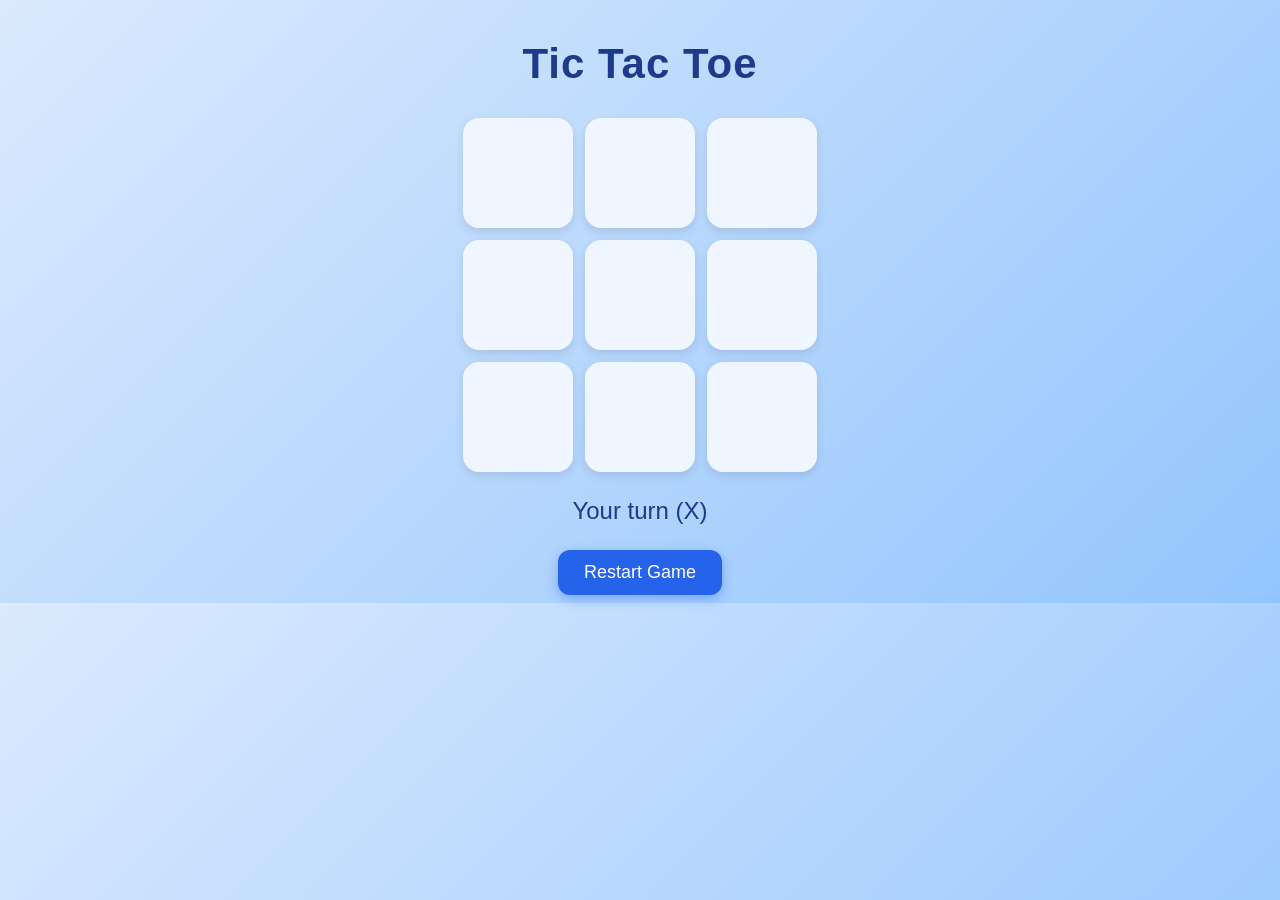
<file: ai.html>
<!DOCTYPE html>
<html lang="en">
<head>
  <meta charset="UTF-8">
  <title>Blue Tic Tac Toe</title>
  <style>
    body {
      font-family: 'Segoe UI', sans-serif;
      text-align: center;
      background: linear-gradient(135deg, #dbeafe, #93c5fd);
      margin-top: 40px;
    }

    h1 {
      font-size: 42px;
      color: #1e3a8a;
      letter-spacing: 1px;
    }

    .board {
      display: grid;
      grid-template-columns: repeat(3, 110px);
      gap: 12px;
      justify-content: center;
      margin-top: 30px;
    }

    .cell {
      width: 110px;
      height: 110px;
      background: #eff6ff;
      font-size: 42px;
      display: flex;
      align-items: center;
      justify-content: center;
      cursor: pointer;
      border-radius: 16px;
      box-shadow: 0 4px 10px rgba(0,0,0,0.1);
      transition: all 0.2s ease;
    }

    .cell:hover {
      background: #dbeafe;
      transform: scale(1.05);
    }

    .cell:active {
      transform: scale(0.95);
    }

    .cell.X {
      color: #2563eb;
      text-shadow: 0 0 8px rgba(37, 99, 235, 0.6);
    }

    .cell.O {
      color: #1e40af;
      text-shadow: 0 0 8px rgba(30, 64, 175, 0.6);
    }

    #status {
      margin-top: 25px;
      font-size: 24px;
      color: #1e3a8a;
      font-weight: 500;
    }

    button {
      margin-top: 25px;
      padding: 12px 26px;
      font-size: 18px;
      border: none;
      border-radius: 12px;
      background: #2563eb;
      color: white;
      cursor: pointer;
      box-shadow: 0 4px 12px rgba(37, 99, 235, 0.4);
      transition: all 0.2s ease;
    }

    button:hover {
      background: #1d4ed8;
      transform: translateY(-2px);
    }

    button:active {
      transform: translateY(1px);
    }
  </style>
</head>
<body>

  <h1>Tic Tac Toe</h1>

  <div class="board" id="board"></div>

  <div id="status">Your turn (X)</div>

  <button onclick="resetGame()">Restart Game</button>

  <script>
    let board = ["", "", "", "", "", "", "", "", ""];
    let gameOver = false;

    const boardElement = document.getElementById("board");
    const statusText = document.getElementById("status");

    function createBoard() {
      boardElement.innerHTML = "";
      board.forEach((cell, index) => {
        const div = document.createElement("div");
        div.classList.add("cell");
        if (cell) div.classList.add(cell);
        div.innerText = cell;
        div.addEventListener("click", () => playerMove(index));
        boardElement.appendChild(div);
      });
    }

    function playerMove(index) {
      if (board[index] !== "" || gameOver) return;

      board[index] = "X";
      createBoard();

      if (checkWinner("X")) {
        statusText.innerText = "🎉 You win!";
        gameOver = true;
        return;
      }

      if (!board.includes("")) {
        statusText.innerText = "It's a tie!";
        gameOver = true;
        return;
      }

      statusText.innerText = "Computer thinking...";
      setTimeout(computerMove, 500);
    }

    function computerMove() {
      if (gameOver) return;

      let emptyIndexes = board
        .map((val, idx) => val === "" ? idx : null)
        .filter(val => val !== null);

      let randomIndex = emptyIndexes[Math.floor(Math.random() * emptyIndexes.length)];
      board[randomIndex] = "O";

      createBoard();

      if (checkWinner("O")) {
        statusText.innerText = "😢 Computer wins!";
        gameOver = true;
        return;
      }

      if (!board.includes("")) {
        statusText.innerText = "It's a tie!";
        gameOver = true;
        return;
      }

      statusText.innerText = "Your turn (X)";
    }

    function checkWinner(player) {
      const winPatterns = [
        [0,1,2], [3,4,5], [6,7,8],
        [0,3,6], [1,4,7], [2,5,8],
        [0,4,8], [2,4,6]
      ];

      return winPatterns.some(pattern => {
        const [a, b, c] = pattern;
        return board[a] === player &&
               board[b] === player &&
               board[c] === player;
      });
    }

    function resetGame() {
      board = ["", "", "", "", "", "", "", "", ""];
      gameOver = false;
      statusText.innerText = "Your turn (X)";
      createBoard();
    }

    createBoard();
  </script>

</body>
</html>
</file>
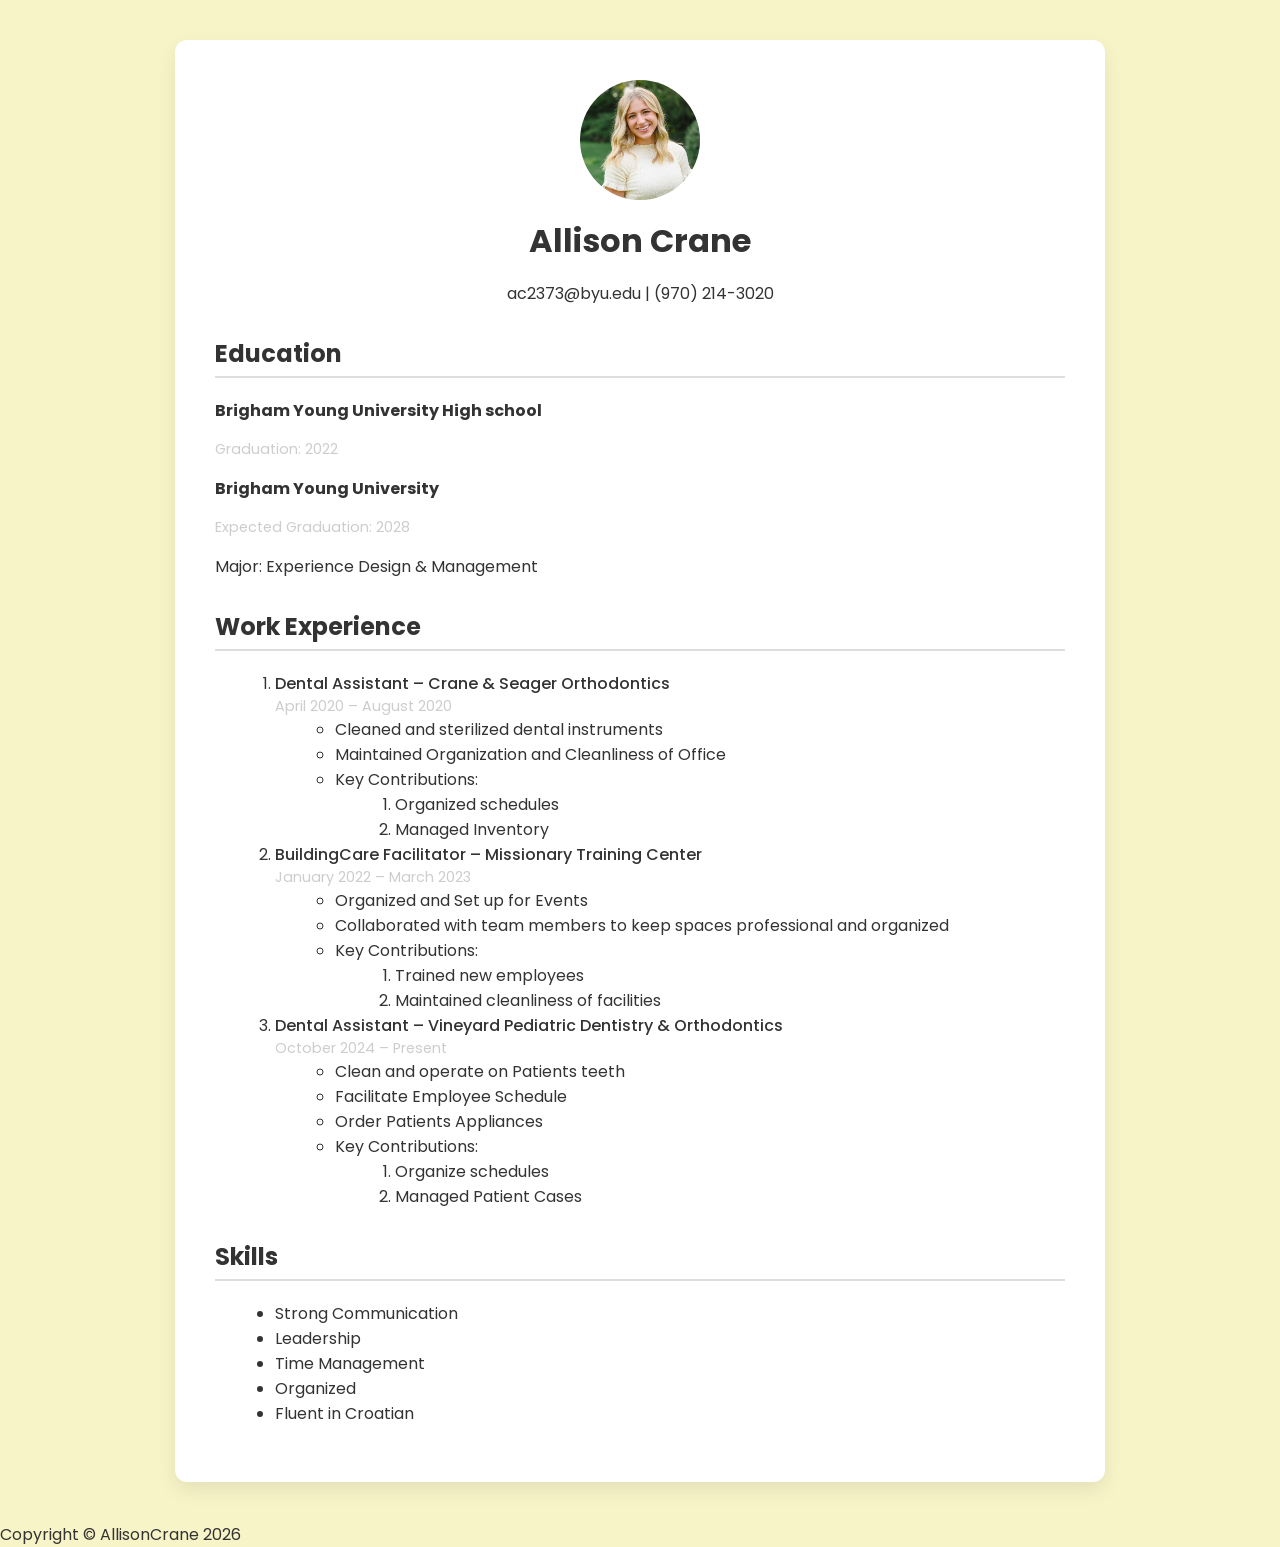
<file: resume.html>
<!DOCTYPE html>
<html lang="en">
<head>
    <meta charset="UTF-8">
    <title>My Resume</title>

    <link href="https://fonts.googleapis.com/css2?family=Poppins:wght@300;500;700&display=swap" rel="stylesheet">

    <style>
        body {
            font-family: 'Poppins', sans-serif;
            background-color: #f7f4c8;
            margin: 0;
            color: #333;
        }

        .container {
            max-width: 850px;
            margin: 40px auto;
            background: white;
            padding: 40px;
            border-radius: 12px;
            box-shadow: 0 8px 20px rgba(0,0,0,0.08);
        }

        .header {
            text-align: center;
        }

        .profile-pic {
            width: 120px;
            height: 120px;
            border-radius: 50%;
            object-fit: cover;
        }

        h1 {
            margin: 10px 0 5px;
        }

        h2 {
            margin-top: 30px;
            border-bottom: 2px solid #ddd;
            padding-bottom: 5px;
        }

        .section {
            margin-top: 20px;
        }

        ul, ol {
            margin-left: 20px;
        }

        .job-title {
            font-weight: 500;
        }

        .date {
            color: rgb(205, 205, 205);
            font-size: 0.9em;
        }
    </style>
</head>

<body>

<div class="container">

    <!-- HEADER -->
    <div class="header">
        <img src="assets/img/portrait.jpeg" alt="Profile Picture" class="profile-pic">
        <h1>Allison Crane</h1>
        <p>ac2373@byu.edu | (970) 214-3020 </p>
    </div>

    <!-- EDUCATION -->
    <div class="section">
        <h2>Education</h2>
        <p><strong>Brigham Young University High school</strong></p>
        <p class="date">Graduation: 2022</p>
        <p><strong>Brigham Young University</strong></p>
        <p class="date">Expected Graduation: 2028</p>
        <p>Major: Experience Design & Management</p>
    </div>

    <!-- WORK EXPERIENCE -->
    <div class="section">
        <h2>Work Experience</h2>

        <!-- ORDERED LIST -->
        <ol>
            <li>
                <span class="job-title">Dental Assistant – Crane & Seager Orthodontics</span>
                <div class="date">April 2020 – August 2020</div>

                <!-- UNORDERED LIST INSIDE -->
                <ul>
                    <li>Cleaned and sterilized dental instruments</li>
                    <li>Maintained Organization and Cleanliness of Office</li>
                    <li>Key Contributions:
                        
                        <!-- NESTED ORDERED LIST -->
                        <ol>
                            <li>Organized schedules</li>
                            <li>Managed Inventory</li>
                        </ol>

                    </li>
                </ul>
            </li>

            <li>
                <span class="job-title">BuildingCare Facilitator – Missionary Training Center</span>
                <div class="date">January 2022 – March 2023</div>

                <ul>
                    <li>Organized and Set up for Events</li>
                    <li>Collaborated with team members to keep spaces professional and organized</li>
                    <li>Key Contributions:
                        <ol>
                            <li>Trained new employees</li>
                            <li>Maintained cleanliness of facilities</li>
                        </ol>
                </ul>
            </li>

         <li>
                <span class="job-title">Dental Assistant – Vineyard Pediatric Dentistry & Orthodontics</span>
                <div class="date">October 2024 – Present</div>

                <!-- UNORDERED LIST INSIDE -->
                <ul>
                    <li>Clean and operate on Patients teeth</li>
                    <li>Facilitate Employee Schedule</li>
                    <li>Order Patients Appliances</li>
                    <li>Key Contributions:
                        
                        <!-- NESTED ORDERED LIST -->
                        <ol>
                            <li>Organize schedules</li>
                            <li>Managed Patient Cases</li>
                        </ol>

                    </li>
                </ul>
            </li>
        </ol>
    </div>

    <!-- SKILLS -->
    <div class="section">
        <h2>Skills</h2>
        <ul>
            <li>Strong Communication</li>
            <li>Leadership</li>
            <li>Time Management</li>
            <li>Organized</li>
            <li>Fluent in Croatian</li>
        </ul>
    </div>

</div>
</ul>
                        <div class="small text-center text-muted fst-italic">Copyright &copy; AllisonCrane 2026</div>
                    </div>
                </div>
            </div>
</body>
</html>
</file>
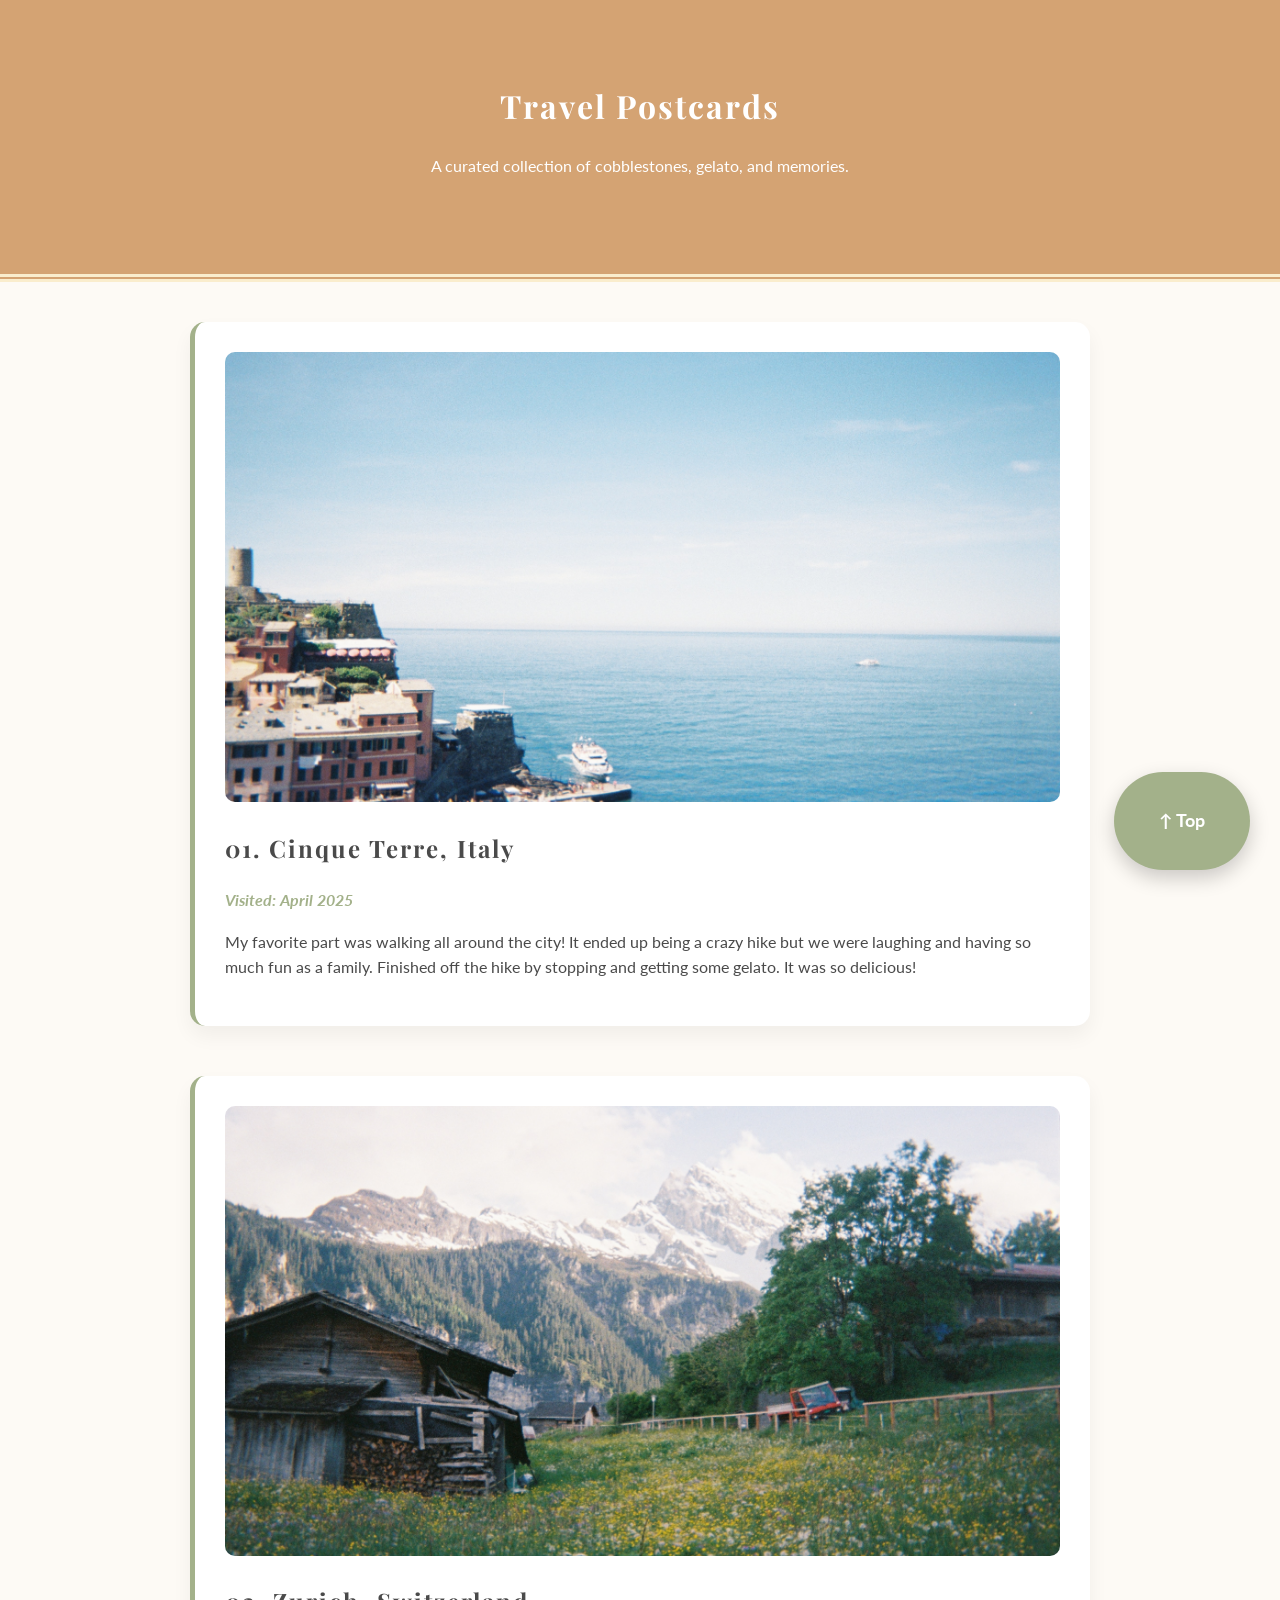
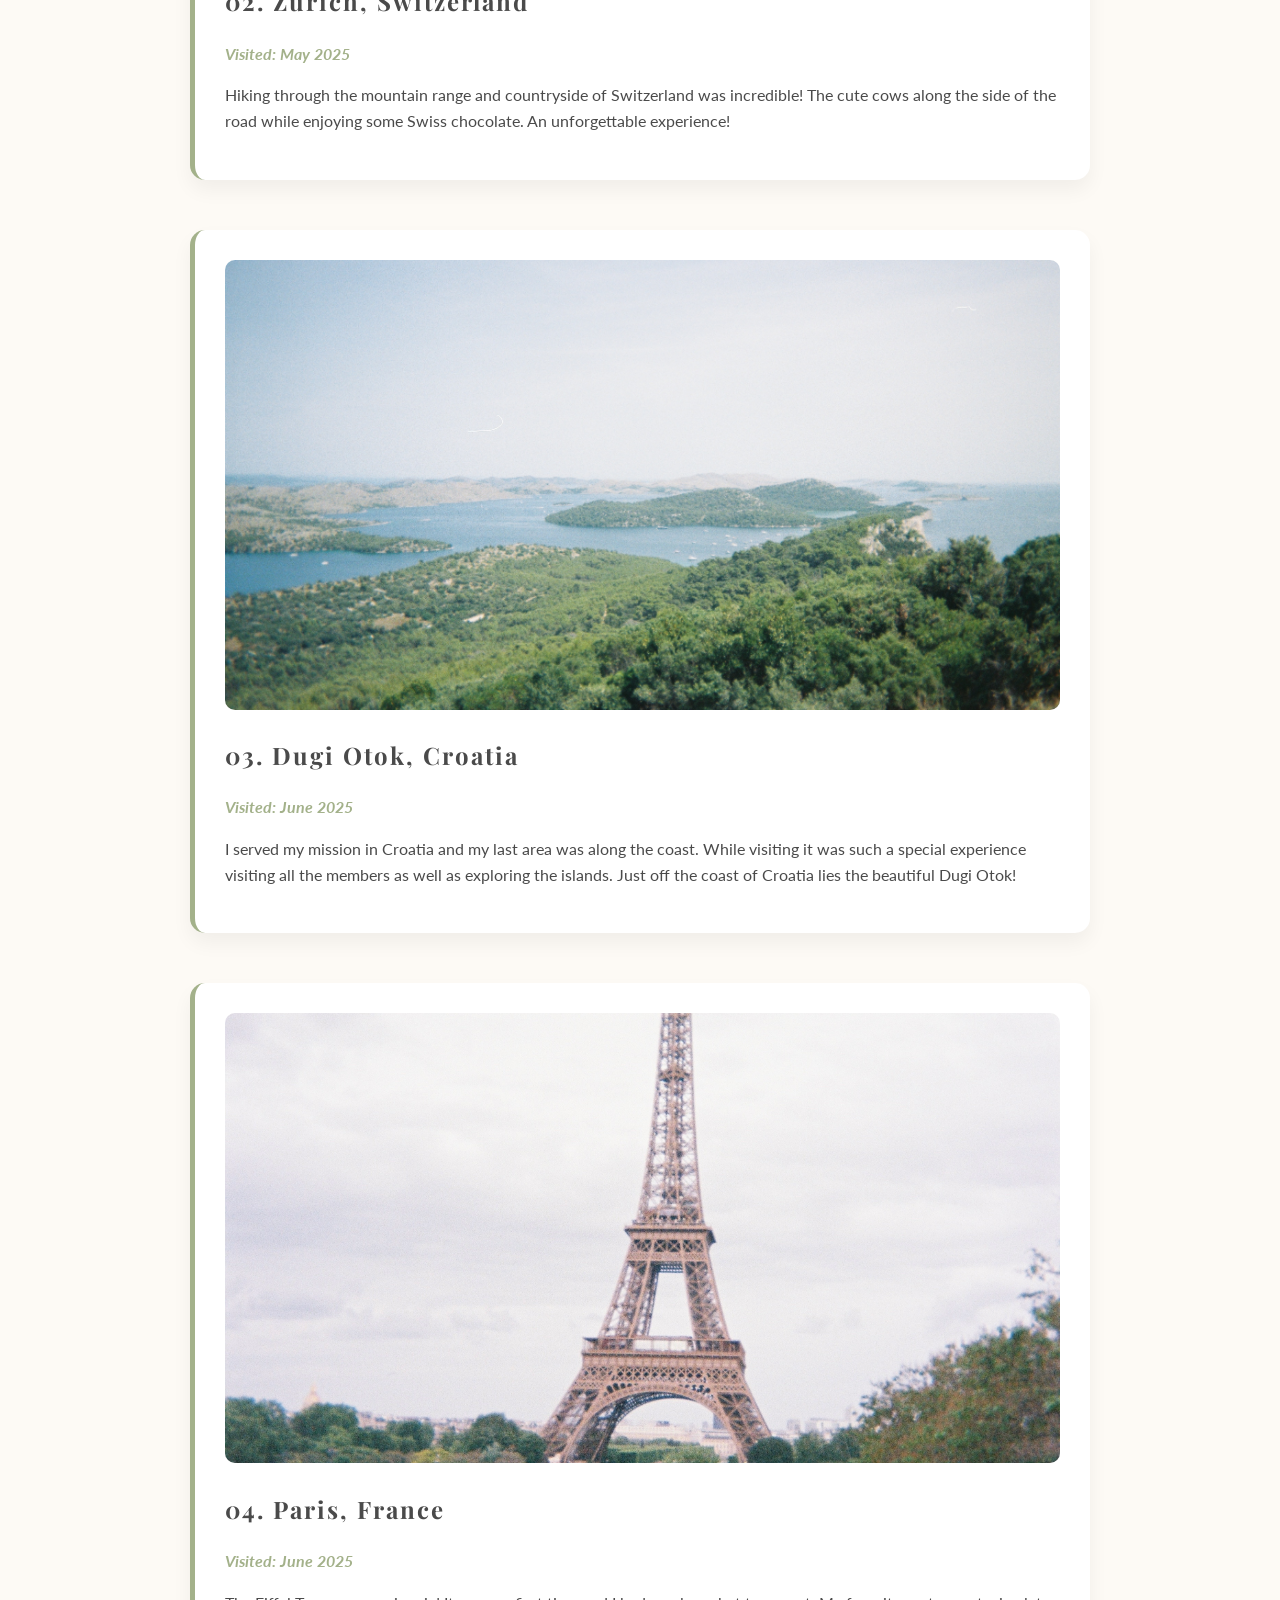
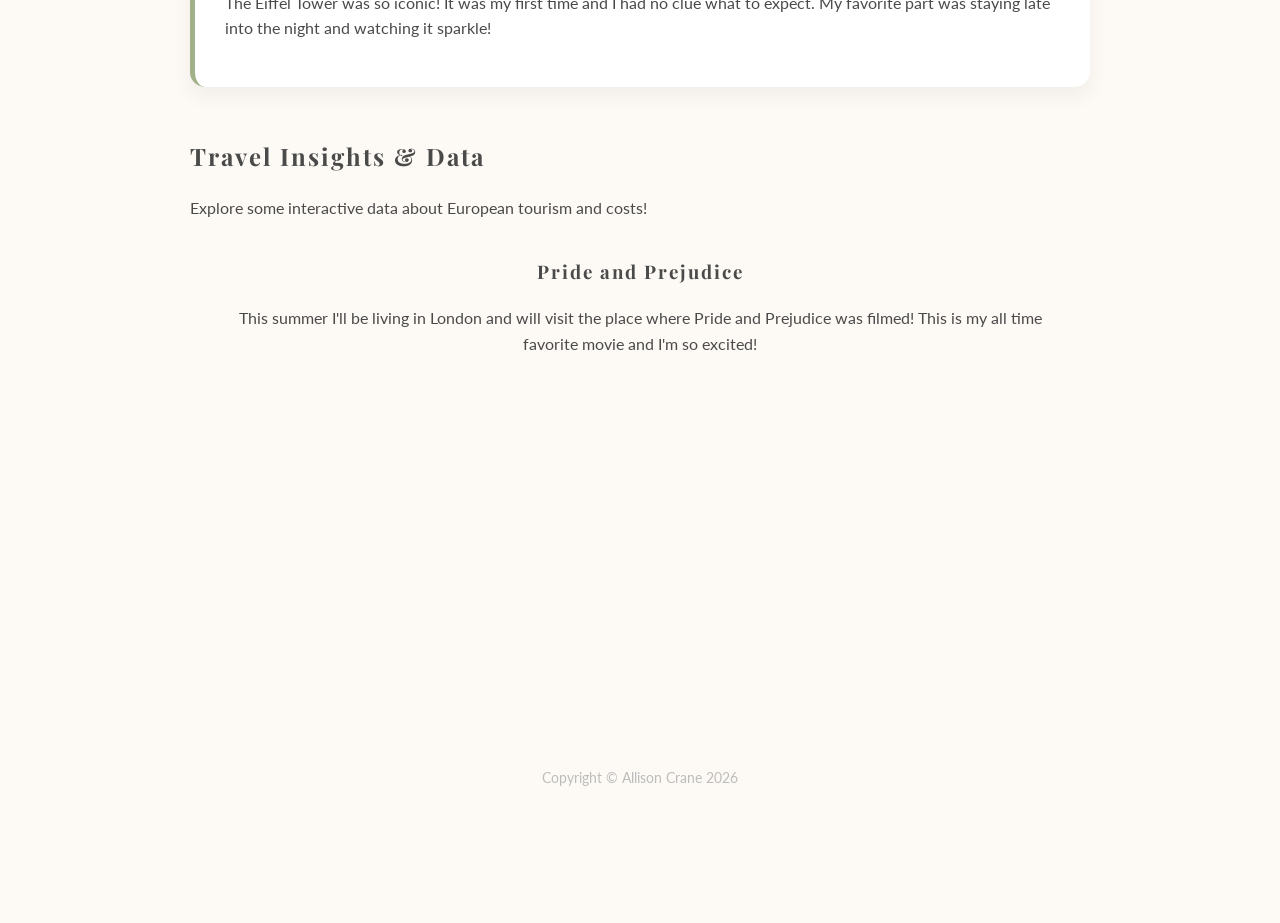
<file: traveling.html>
<!DOCTYPE html>
<html lang="en">
<head>
    <meta charset="UTF-8">
    <meta name="viewport" content="width=device-width, initial-scale=1.0">
    <title>Travel Postcards | Allison Crane</title>
    
    <link rel="stylesheet" href="css/mystyles.css">
    
    <link href="https://fonts.googleapis.com/css2?family=Playfair+Display:ital,wght@0,700;1,400&family=Lato:wght@300;400&display=swap" rel="stylesheet">
</head>
<body id="top">

    <header>
        <h1>Travel Postcards</h1>
        <p>A curated collection of cobblestones, gelato, and memories.</p>
    </header>

    <div class="container">

        <div class="destination">
            <img src="assets/img/italy.jpeg" alt="Italy" class="travel-img">
            <h2>01. Cinque Terre, Italy</h2>
            <span class="date-tag">Visited: April 2025</span>
            <p>My favorite part was walking all around the city! It ended up being a crazy hike but we were laughing and having so much fun as a family. Finished off the hike by stopping and getting some gelato. It was so delicious!</p>
        </div>

        <div class="destination">
            <img src="assets/img/swtizerland.jpeg" alt="Switzerland" class="travel-img">
            <h2>02. Zurich, Switzerland</h2>
            <span class="date-tag">Visited: May 2025</span>
            <p>Hiking through the mountain range and countryside of Switzerland was incredible! The cute cows along the side of the road while enjoying some Swiss chocolate. An unforgettable experience!</p>
        </div>

        <div class="destination">
            <img src="assets/img/dugiotok.jpeg" alt="Croatia" class="travel-img">
            <h2>03. Dugi Otok, Croatia</h2>
            <span class="date-tag">Visited: June 2025</span>
            <p>I served my mission in Croatia and my last area was along the coast. While visiting it was such a special experience visiting all the members as well as exploring the islands. Just off the coast of Croatia lies the beautiful Dugi Otok!</p>
        </div>

        <div class="destination">
            <img src="assets/img/paris.jpeg" alt="Paris" class="travel-img">
            <h2>04. Paris, France</h2>
            <span class="date-tag">Visited: June 2025</span>
            <p>The Eiffel Tower was so iconic! It was my first time and I had no clue what to expect. My favorite part was staying late into the night and watching it sparkle!</p>
        </div>

        <div class="stats-section">
    <h2>Travel Insights & Data</h2>
    <p>Explore some interactive data about European tourism and costs!</p>
    
    <div class="tableau-container">
        <div class='tableauPlaceholder' id='viz1776717451413' style='position: relative; width: 100%;'>
            <object class='tableauViz' style='display:none;'>
                <param name='host_url' value='https%3A%2F%2Fpublic.tableau.com%2F' /> 
                <param name='embed_code_version' value='3' /> 
                <param name='path' value='shared/3YX7G7JQH' /> 
                <param name='toolbar' value='yes' />
                <param name='animate_transition' value='yes' />
                <param name='display_static_image' value='yes' />
                <param name='display_spinner' value='no' /> <param name='display_overlay' value='yes' />
                <param name='display_count' value='yes' />
                <param name='language' value='en-US' />
            </object>
        </div>

        <script type='text/javascript'>
            var divElement = document.getElementById('viz1776717451413');
            var vizElement = divElement.getElementsByTagName('object')[0];
            vizElement.style.width='100%';
            vizElement.style.height='600px'; /* Fixed height to prevent overlapping */
            var scriptElement = document.createElement('script');
            scriptElement.src = 'https://public.tableau.com/javascripts/api/viz_v1.js';
            vizElement.parentNode.insertBefore(scriptElement, vizElement);
        </script>
        
     <div style="text-align: center; padding: 20px;">
    <h3>Pride and Prejudice</h3>
    <p>This summer I'll be living in London and will visit the place where Pride and Prejudice was filmed! This is my all time favorite movie and I'm so excited!</p>
    
    <div style="display: flex; justify-content: center; margin-top: 20px;">
        <iframe 
            width="560" 
            height="315" 
            src="https://www.youtube.com/embed/f4upyq5QztM" 
            title="YouTube video player" 
            frameborder="0" 
            allow="accelerometer; autoplay; clipboard-write; encrypted-media; gyroscope; picture-in-picture; web-share" 
            allowfullscreen>
        </iframe>
    </div>

    <footer>
        <p>Copyright &copy; Allison Crane 2026</p>
    </footer>

    <a href="#top" id="backToTop">↑ Top</a>

</body>
</html>
</file>
<file: css/mystyles.css>
/* --- 1. GLOBAL STYLES --- */
html { 
    scroll-behavior: smooth; 
}

body {
    margin: 0;
    padding: 0;
    background-color: #fdfaf5; /* Creamy background */
    color: #4a4a4a;            /* Font Color: Charcoal */
    font-family: 'Lato', sans-serif; 
    line-height: 1.6;
}

/* --- 2. HEADER BLOCK --- */
header {
    background-color: #d4a373; /* Warm Terracotta */
    color: white;
    padding: 80px 20px;
    text-align: center;
    border-bottom: 8px double #faedcd;
}

h1, h2, h3 {
    font-family: 'Playfair Display', serif;
    letter-spacing: 2px;
    margin-top: 0;
}

/* --- 3. POSITIONING DIV: Main Container --- */
.container {
    max-width: 900px;
    margin: 40px auto;
    padding: 0 20px;
}

/* --- 4. POSITIONING DIV: Travel Cards --- */
.destination {
    background: white;
    margin-bottom: 50px;
    padding: 30px;
    border-radius: 15px;
    box-shadow: 0 10px 20px rgba(0,0,0,0.05);
    border-left: 5px solid #a3b18a; /* Sage Green */
}

.travel-img {
    width: 100%;
    height: 450px;
    object-fit: cover;
    border-radius: 10px;
    margin-bottom: 20px;
    background-color: #eee;
}

.date-tag {
    font-style: italic;
    color: #a3b18a;
    font-weight: bold;
    display: block;
    margin-bottom: 10px;
}

/* --- 5. POSITIONING DIV: Video Section --- */
.video-section {
    text-align: center;
    background: #faedcd; 
    padding: 50px 20px;
    border-radius: 15px;
    margin: 60px 0;
    border: 2px dashed #d4a373;
}

.video-wrapper {
    max-width: 315px;
    margin: 20px auto;
    border-radius: 15px;
    overflow: hidden;
    box-shadow: 0 10px 30px rgba(0,0,0,0.15);
}

/* --- THE BIG ANCHOR BUTTON --- */
#backToTop {
    position: fixed;
    bottom: 30px;
    right: 30px;
    background-color: #a3b18a;
    color: white;
    padding: 35px 45px; /* Your exact size */
    text-decoration: none;
    border-radius: 60px;
    font-weight: bold;
    font-size: 1.1rem;
    box-shadow: 0 8px 20px rgba(0,0,0,0.2);
    transition: all 0.3s ease;
    z-index: 1000;
}

#backToTop:hover {
    background-color: #588157;
    transform: translateY(-5px) scale(1.05);
}

footer {
    text-align: center;
    padding: 60px 20px;
    color: #bcbcbc;
    font-size: 0.9rem;
}
</file>
